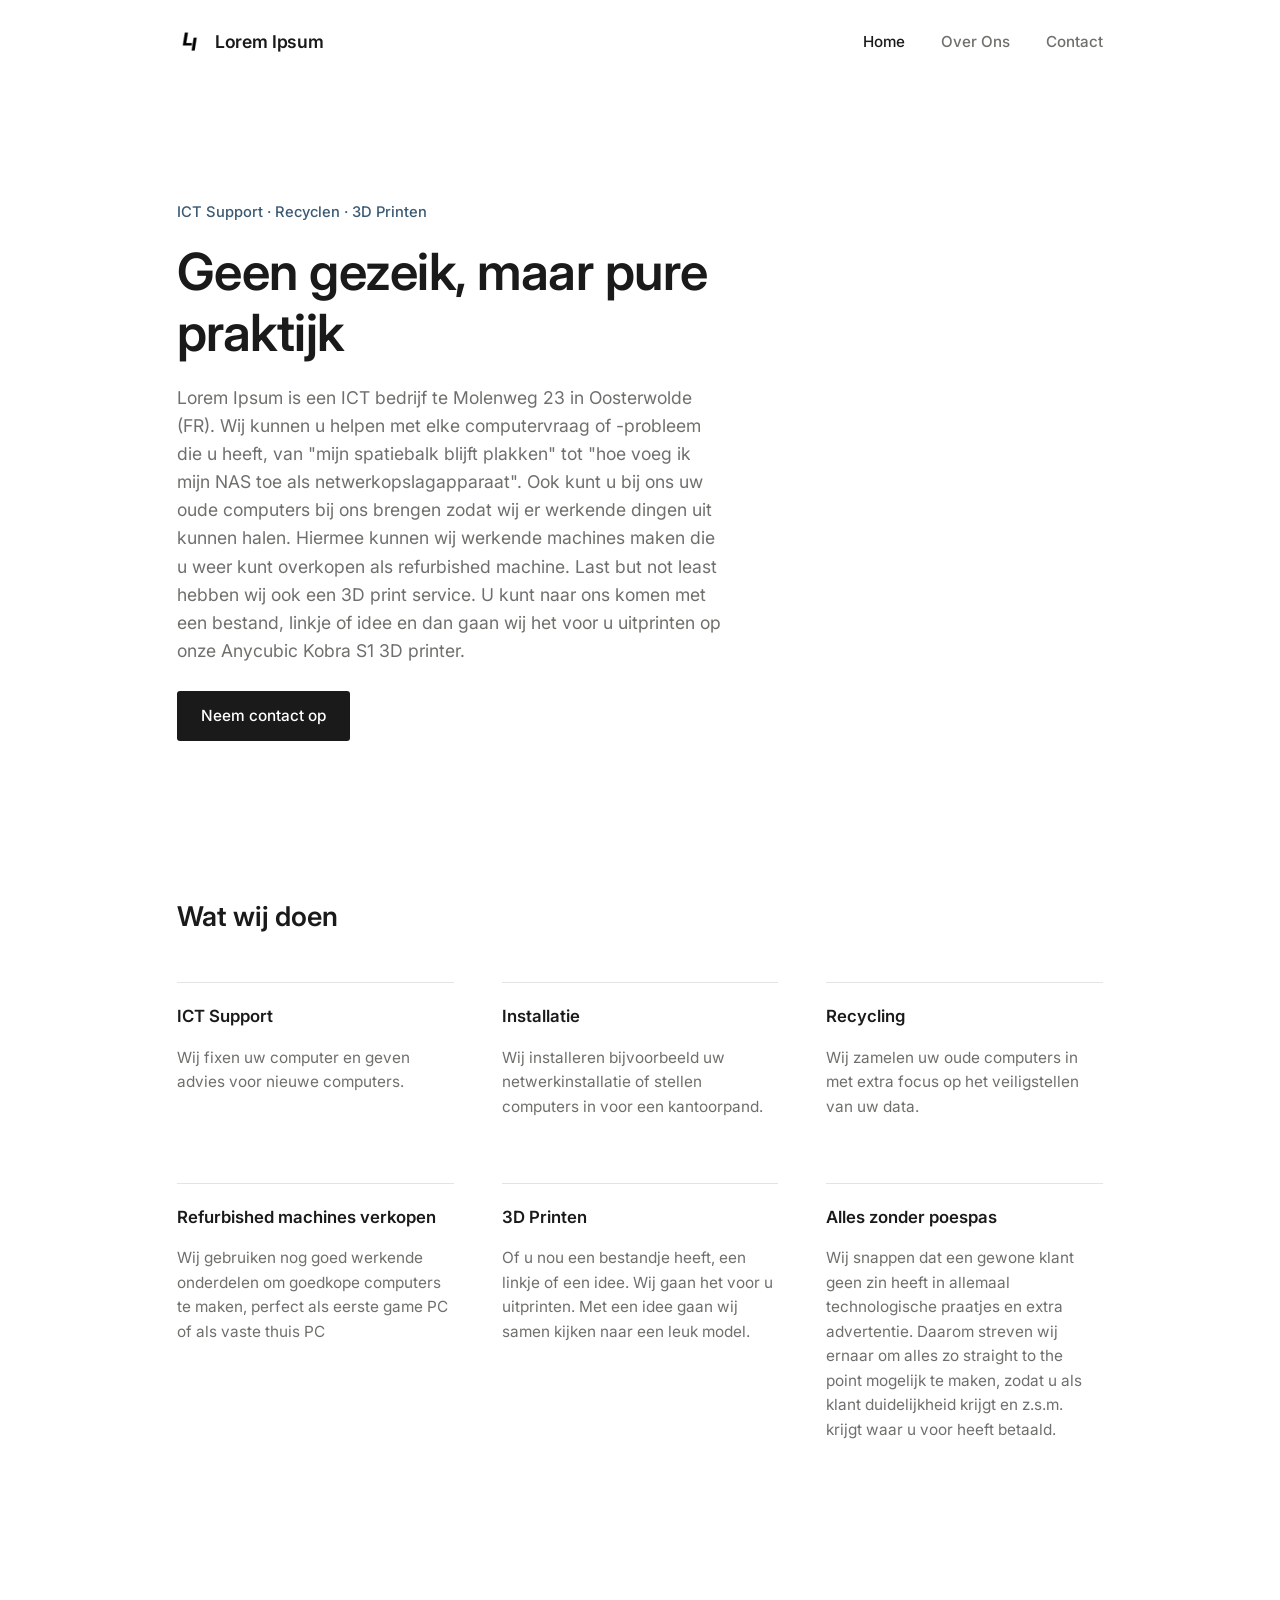
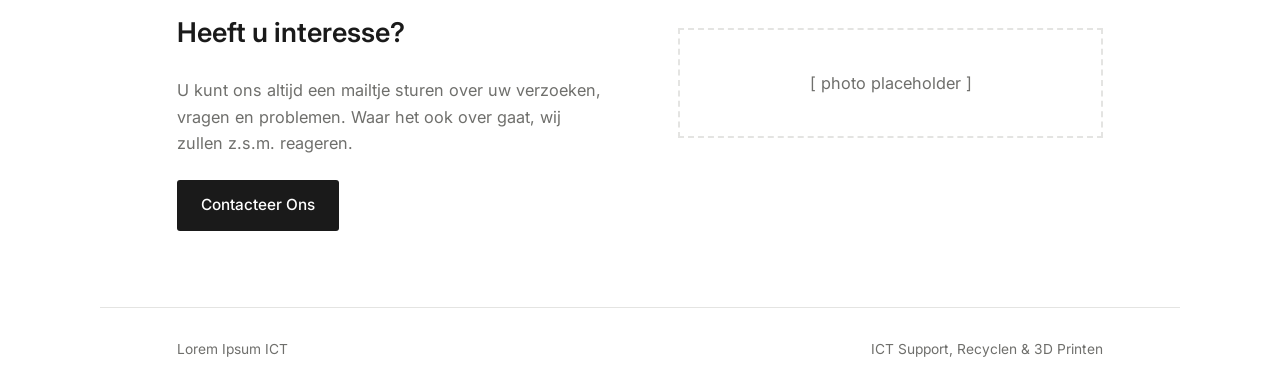
<file: index.html>
<!DOCTYPE html>
<html lang="nl">
<head>
<meta charset="UTF-8">
<meta name="viewport" content="width=device-width, initial-scale=1.0">
<title>Lorem Ipsum — ICT Support, Recyclen & 3D Printen</title>
<link rel="stylesheet" href="style.css">
</head>
<body>

<header class="site-header">
  <a href="index.html" class="brand">
    <img src="assets/LI_logo_(no_text).jpeg" alt="Lorem Ipsum logo" class="brand-mark">
    <span class="brand-name">Lorem Ipsum</span>
  </a>
  <nav>
    <ul>
      <li><a href="index.html" aria-current="page">Home</a></li>
      <li><a href="about.html">Over Ons</a></li>
      <li><a href="contact.html">Contact</a></li>
    </ul>
  </nav>
</header>

<section class="hero">
  <span class="tag">ICT Support · Recyclen · 3D Printen</span>
  <!-- EDIT: main headline -->
  <h1>Geen gezeik, maar pure praktijk</h1>
  <!-- EDIT: intro paragraph -->
  <p>
    Lorem Ipsum is een ICT bedrijf te Molenweg 23 in Oosterwolde (FR). 
    Wij kunnen u helpen met elke computervraag of -probleem die u heeft, van "mijn spatiebalk blijft plakken" tot "hoe voeg ik mijn NAS toe als netwerkopslagapparaat". 
    Ook kunt u bij ons uw oude computers bij ons brengen zodat wij er werkende dingen uit kunnen halen. 
    Hiermee kunnen wij werkende machines maken die u weer kunt overkopen als refurbished machine.
    Last but not least hebben wij ook een 3D print service. U kunt naar ons komen met een bestand, linkje of idee en dan gaan wij het voor u uitprinten op onze Anycubic Kobra S1 3D printer.

  </p>
  <a href="contact.html" class="btn">Neem contact op</a>
</section>

<section>
  <h2 class="section-title">Wat wij doen</h2>
  <div class="services">
    <div class="service">
      <!-- EDIT: service 1 -->
      <h3>ICT Support</h3>
      <p>Wij fixen uw computer en geven advies voor nieuwe computers.</p>
    </div>
    <div class="service">
      <!-- EDIT: service 1 -->
      <h3>Installatie</h3>
      <p>Wij installeren bijvoorbeeld uw netwerkinstallatie of stellen computers in voor een kantoorpand.</p>
    </div>
    <div class="service">
      <!-- EDIT: service 2 -->
      <h3>Recycling</h3>
      <p>Wij zamelen uw oude computers in met extra focus op het veiligstellen van uw data.</p>
    </div>
    <div class="service">
      <!-- EDIT: service 1 -->
      <h3>Refurbished machines verkopen</h3>
      <p>Wij gebruiken nog goed werkende onderdelen om goedkope computers te maken, perfect als eerste game PC of als vaste thuis PC</p>
    </div>
    <div class="service">
      <!-- EDIT: service 3 -->
      <h3>3D Printen</h3>
      <p>Of u nou een bestandje heeft, een linkje of een idee. Wij gaan het voor u uitprinten. Met een idee gaan wij samen kijken naar een leuk model.</p>
    </div>
    <div class="service">
      <!-- EDIT: service 1 -->
      <h3>Alles zonder poespas</h3>
      <p>Wij snappen dat een gewone klant geen zin heeft in allemaal technologische praatjes en extra advertentie. Daarom streven wij ernaar om alles zo straight to the point mogelijk te maken, zodat u als klant duidelijkheid krijgt en z.s.m. krijgt waar u voor heeft betaald.</p>
    </div>
  </div>
</section>

<section>
  <div class="split">
    <div>
      <h2>Heeft u interesse?</h2>
      <!-- EDIT: closing paragraph -->
      <p>U kunt ons altijd een mailtje sturen over uw verzoeken, vragen en problemen. Waar het ook over gaat, wij zullen z.s.m. reageren.</p>
      <a href="contact.html" class="btn">Contacteer Ons</a>
    </div>
    <div>
      <!-- EDIT: replace with a real photo of your workshop/team -->
      <p style="border:2px dashed var(--line); padding:40px; text-align:center;">
        [ photo placeholder ]
      </p>
    </div>
  </div>
</section>

<footer>
  <span>Lorem Ipsum ICT</span>
  <span>ICT Support, Recyclen &amp; 3D Printen</span>
</footer>

</body>
</html>
</file>
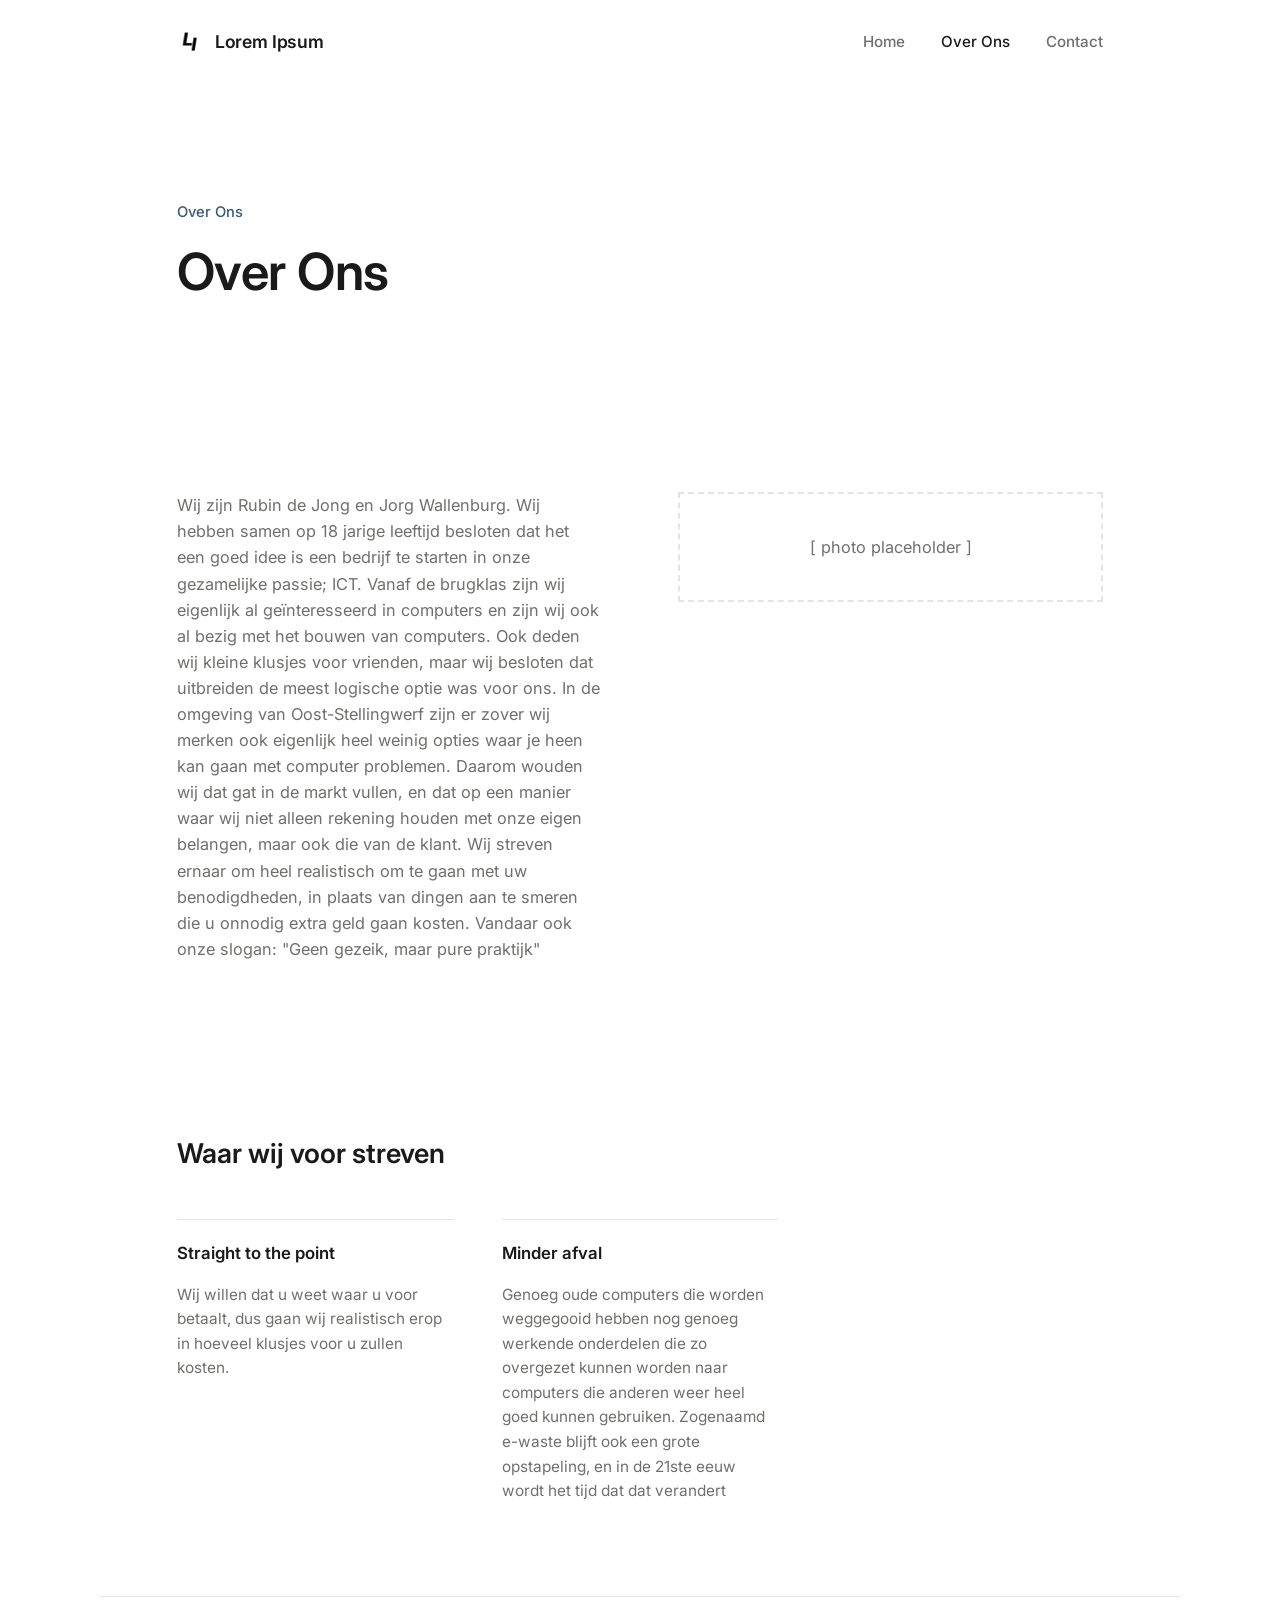
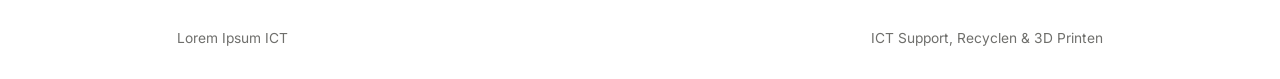
<file: about.html>
<!DOCTYPE html>
<html lang="nl">
<head>
<meta charset="UTF-8">
<meta name="viewport" content="width=device-width, initial-scale=1.0">
<title>Over Ons — Lorem Ipsum</title>
<link rel="stylesheet" href="style.css">
</head>
<body>

<header class="site-header">
  <a href="index.html" class="brand">
    <img src="assets/LI_logo_(no_text).jpeg" alt="Lorem Ipsum logo" class="brand-mark">
    <span class="brand-name">Lorem Ipsum</span>
  </a>
  <nav>
    <ul>
      <li><a href="index.html">Home</a></li>
      <li><a href="about.html" aria-current="page">Over Ons</a></li>
      <li><a href="contact.html">Contact</a></li>
    </ul>
  </nav>
</header>

<section class="hero">
  <span class="tag">Over Ons</span>
  <!-- EDIT: about headline -->
  <h1>Over Ons</h1>
</section>

<section>
  <div class="split">
    <div>
      <!-- EDIT: your company's story — how it started, who runs it -->
      <p>
        Wij zijn Rubin de Jong en Jorg Wallenburg. Wij hebben samen op 18 jarige leeftijd besloten dat het een goed idee is een bedrijf te starten in onze gezamelijke passie; ICT.
        Vanaf de brugklas zijn wij eigenlijk al geïnteresseerd in computers en zijn wij ook al bezig met het bouwen van computers.
        Ook deden wij kleine klusjes voor vrienden, maar wij besloten dat uitbreiden de meest logische optie was voor ons.
        In de omgeving van Oost-Stellingwerf zijn er zover wij merken ook eigenlijk heel weinig opties waar je heen kan gaan met computer problemen. 
        Daarom wouden wij dat gat in de markt vullen, en dat op een manier waar wij niet alleen rekening houden met onze eigen belangen, maar ook die van de klant.
        Wij streven ernaar om heel realistisch om te gaan met uw benodigdheden, in plaats van dingen aan te smeren die u onnodig extra geld gaan kosten.
        Vandaar ook onze slogan: "Geen gezeik, maar pure praktijk"
      </p>
    </div>
    <div>
      <!-- EDIT: replace with a real team/workshop photo -->
      <p style="border:2px dashed var(--line); padding:40px; text-align:center;">
        [ photo placeholder ]
      </p>
    </div>
  </div>
</section>

<section>
  <h2 class="section-title">Waar wij voor streven</h2>
  <div class="services">
    <div class="service">
      <!-- EDIT: value 1 -->
      <h3>Straight to the point</h3>
      <p>Wij willen dat u weet waar u voor betaalt, dus gaan wij realistisch erop in hoeveel klusjes voor u zullen kosten.</p>
    </div>
    <div class="service">
      <!-- EDIT: value 2 -->
      <h3>Minder afval</h3>
      <p>
        Genoeg oude computers die worden weggegooid hebben nog genoeg werkende onderdelen die zo overgezet kunnen worden naar computers die anderen weer heel goed kunnen gebruiken.
        Zogenaamd e-waste blijft ook een grote opstapeling, en in de 21ste eeuw wordt het tijd dat dat verandert
      </p>
    </div>
  </div>
</section>

<footer>
  <span>Lorem Ipsum ICT</span>
  <span>ICT Support, Recyclen &amp; 3D Printen</span>
</footer>

</body>
</html>
</file>
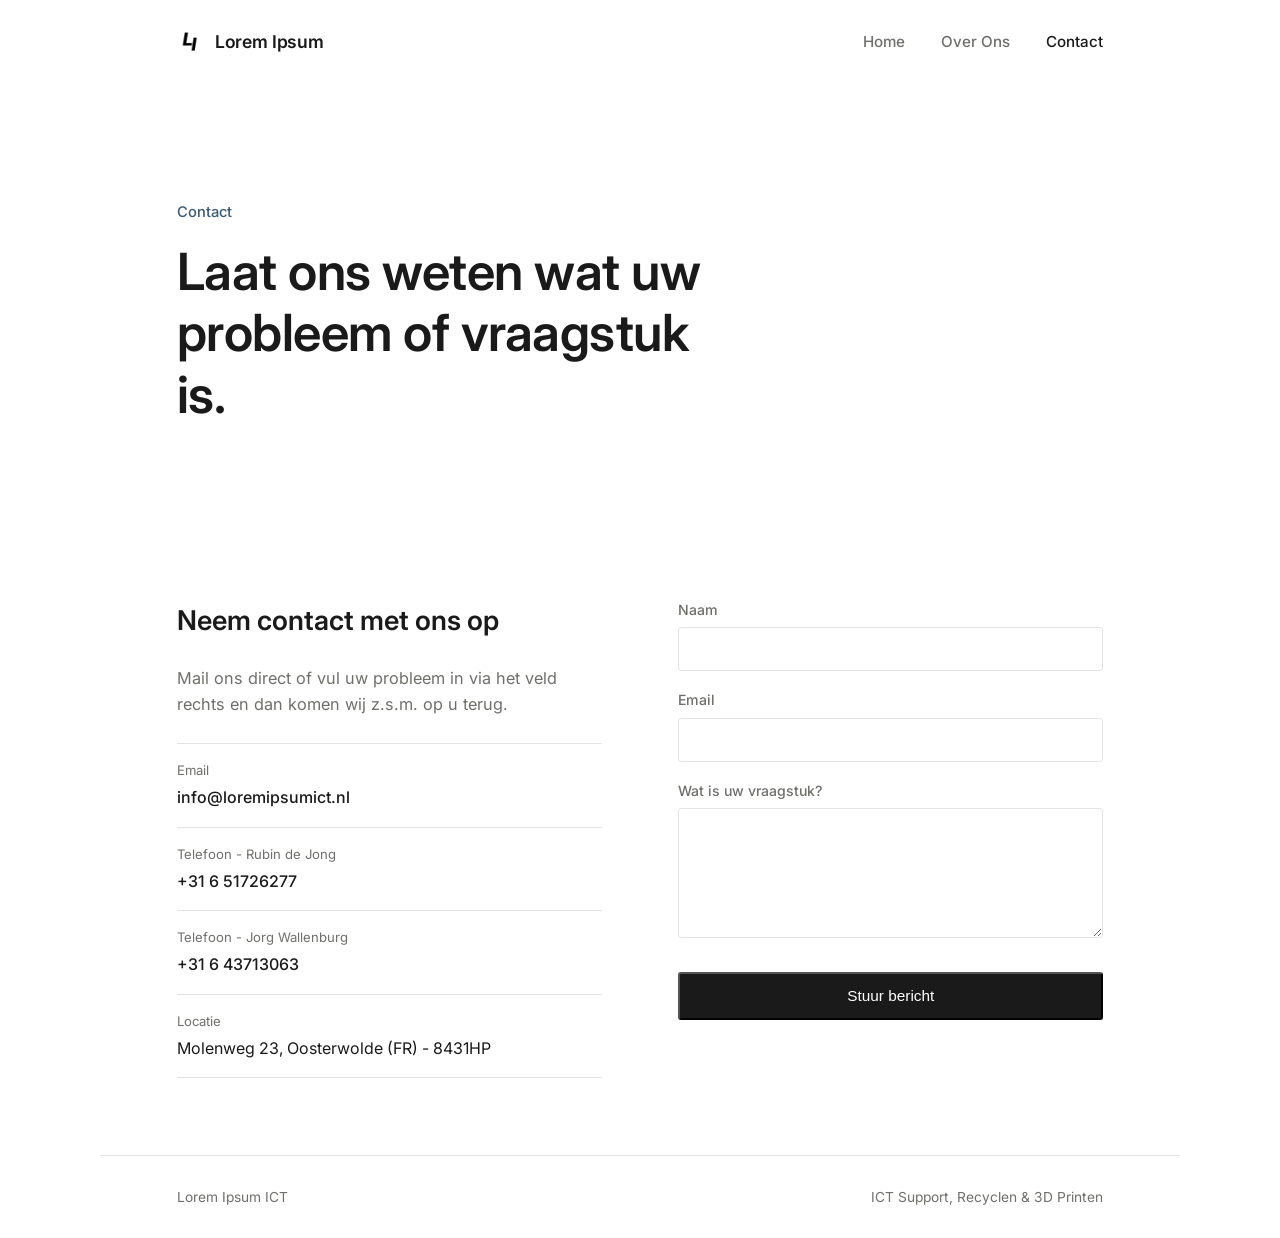
<file: contact.html>
<!DOCTYPE html>
<html lang="nl">
<head>
<meta charset="UTF-8">
<meta name="viewport" content="width=device-width, initial-scale=1.0">
<title>Contact — Lorem Ipsum</title>
<link rel="stylesheet" href="style.css">
</head>
<body>

<header class="site-header">
  <a href="index.html" class="brand">
    <img src="assets/LI_logo_(no_text).jpeg" alt="Lorem Ipsum logo" class="brand-mark">
    <span class="brand-name">Lorem Ipsum</span>
  </a>
  <nav>
    <ul>
      <li><a href="index.html">Home</a></li>
      <li><a href="about.html">Over Ons</a></li>
      <li><a href="contact.html" aria-current="page">Contact</a></li>
    </ul>
  </nav>
</header>

<section class="hero">
  <span class="tag">Contact</span>
  <!-- EDIT: contact headline -->
  <h1>Laat ons weten wat uw probleem of vraagstuk is.</h1>
</section>

<section>
  <div class="split">
    <div>
      <h2>Neem contact met ons op</h2>
      <p>Mail ons direct of vul uw probleem in via het veld rechts en dan komen wij z.s.m. op u terug.</p>
      <ul class="contact-info">
        <li>
          <span class="label">Email</span>
          <a href="mailto:info@lorumipsumict.nl">info@loremipsumict.nl</a>
        </li>
        <li>
          <span class="label">Telefoon - Rubin de Jong</span>
          <a href="tel:+31651726277">+31 6 51726277</a>
        </li>
        <li>
          <span class="label">Telefoon - Jorg Wallenburg</span>
          <a href="tel:+31643713063">+31 6 43713063</a>
        </li>
        <li>
          <span class="label">Locatie</span>
          <!-- EDIT: your real address or service area -->
          <span>Molenweg 23, Oosterwolde (FR) - 8431HP</span>
        </li>
      </ul>
    </div>

    <div>
      <!--
        EDIT: This form needs a backend to actually send you the
        submissions, since this is a static site. Easiest free option:
        sign up at formspree.io, get your form ID, and replace
        YOUR_FORM_ID below. Until then this form won't send anywhere.
      -->
      <form action="https://formspree.io/f/YOUR_FORM_ID" method="POST">
        <div>
          <label for="name">Naam</label>
          <input type="text" id="name" name="name" required>
        </div>
        <div>
          <label for="email">Email</label>
          <input type="email" id="email" name="email" required>
        </div>
        <div>
          <label for="message">Wat is uw vraagstuk?</label>
          <textarea id="message" name="message" required></textarea>
        </div>
        <button type="submit" class="btn">Stuur bericht</button>
      </form>
    </div>
  </div>
</section>

<footer>
  <span>Lorem Ipsum ICT</span>
  <span>ICT Support, Recyclen &amp; 3D Printen</span>
</footer>

</body>
</html>
</file>
<file: style.css>
/* ===================================================
   Lorem Ipsum — shared stylesheet
   Clean, minimal, quiet professional style
   =================================================== */

@import url('https://fonts.googleapis.com/css2?family=Inter:wght@400;500;600&display=swap');

:root {
  --ink: #1a1a1a;
  --paper: #ffffff;
  --tint: #f7f7f6;
  --accent: #3b5a73;
  --grey: #6f6f6c;
  --line: #e4e4e2;
  --max: 1080px;
}

* { box-sizing: border-box; }

html { scroll-behavior: smooth; }

body {
  margin: 0;
  font-family: 'Inter', Arial, sans-serif;
  color: var(--ink);
  background: var(--paper);
  line-height: 1.6;
  font-weight: 400;
}

img { max-width: 100%; display: block; }

a { color: inherit; }

p {
  max-width: 62ch;
  color: var(--grey);
  font-size: 1.02rem;
}

/* ---------- header ---------- */

.site-header {
  display: flex;
  align-items: center;
  justify-content: space-between;
  padding: 28px 6vw;
  max-width: var(--max);
  margin: 0 auto;
}

.brand {
  display: flex;
  align-items: center;
  gap: 12px;
  text-decoration: none;
}

.brand-name {
  font-weight: 600;
  font-size: 1.1rem;
  letter-spacing: -0.01em;
}

.brand-mark { width: 26px; height: 26px; }

nav ul {
  list-style: none;
  display: flex;
  gap: 36px;
  margin: 0;
  padding: 0;
}

nav a {
  text-decoration: none;
  font-weight: 500;
  font-size: 0.95rem;
  color: var(--grey);
  padding-bottom: 4px;
}

nav a:hover,
nav a[aria-current="page"] {
  color: var(--ink);
}

/* ---------- hero ---------- */

.hero {
  padding: 9vw 6vw 6vw;
  max-width: var(--max);
  margin: 0 auto;
}

.hero h1 {
  font-size: clamp(2.1rem, 4.6vw, 3.2rem);
  font-weight: 600;
  line-height: 1.2;
  max-width: 17ch;
  margin: 0 0 20px;
  letter-spacing: -0.01em;
}

.hero p {
  color: var(--grey);
  font-size: 1.1rem;
  max-width: 50ch;
}

.hero .tag {
  display: inline-block;
  color: var(--accent);
  font-weight: 500;
  font-size: 0.92rem;
  margin-bottom: 16px;
}

/* ---------- buttons ---------- */

.btn {
  display: inline-block;
  padding: 13px 24px;
  background: var(--ink);
  color: var(--paper);
  font-weight: 500;
  font-size: 0.96rem;
  text-decoration: none;
  margin-top: 8px;
  border-radius: 3px;
}

.btn:hover { background: var(--accent); }

.btn-outline {
  background: transparent;
  color: var(--ink);
  border: 1px solid var(--line);
}

.btn-outline:hover {
  border-color: var(--ink);
  background: transparent;
}

/* ---------- sections ---------- */

section {
  padding: 6vw 6vw;
  max-width: var(--max);
  margin: 0 auto;
}

.section-title {
  font-size: clamp(1.4rem, 2.4vw, 1.7rem);
  font-weight: 600;
  margin: 0 0 44px;
  max-width: 24ch;
}

/* ---------- services grid ---------- */

.services {
  display: grid;
  grid-template-columns: repeat(3, 1fr);
  gap: 48px;
}

.service {
  padding-top: 20px;
  border-top: 1px solid var(--line);
}

.service h3 {
  font-weight: 600;
  font-size: 1.05rem;
  margin: 0 0 10px;
}

.service p { font-size: 0.96rem; }

/* ---------- two-column blocks (about/contact) ---------- */

.split {
  display: grid;
  grid-template-columns: 1fr 1fr;
  gap: 6vw;
  align-items: start;
}

.split h2 {
  font-size: clamp(1.4rem, 2.4vw, 1.7rem);
  font-weight: 600;
  margin-top: 0;
}

/* ---------- stats strip ---------- */

.stats {
  display: flex;
  gap: 6vw;
  padding: 40px 6vw;
  max-width: var(--max);
  margin: 0 auto;
  border-top: 1px solid var(--line);
  border-bottom: 1px solid var(--line);
  flex-wrap: wrap;
}

.stat .num {
  font-size: 1.8rem;
  font-weight: 600;
  display: block;
}

.stat .label { color: var(--grey); font-size: 0.88rem; }

/* ---------- contact ---------- */

.contact-info {
  list-style: none;
  padding: 0;
  margin: 26px 0 0;
}

.contact-info li {
  padding: 16px 0;
  border-top: 1px solid var(--line);
}

.contact-info li:last-child { border-bottom: 1px solid var(--line); }

.contact-info .label {
  display: block;
  font-size: 0.82rem;
  color: var(--grey);
  margin-bottom: 4px;
}

.contact-info a { text-decoration: none; font-weight: 500; }

form { display: grid; gap: 18px; }

label {
  font-size: 0.88rem;
  font-weight: 500;
  display: block;
  margin-bottom: 6px;
  color: var(--grey);
}

input, textarea {
  width: 100%;
  padding: 11px 13px;
  border: 1px solid var(--line);
  border-radius: 3px;
  font-family: inherit;
  font-size: 1rem;
  background: var(--paper);
}

input:focus, textarea:focus {
  outline: none;
  border-color: var(--accent);
}

textarea { resize: vertical; min-height: 130px; }

/* ---------- footer ---------- */

footer {
  border-top: 1px solid var(--line);
  padding: 30px 6vw;
  max-width: var(--max);
  margin: 0 auto;
  display: flex;
  justify-content: space-between;
  flex-wrap: wrap;
  gap: 16px;
  font-size: 0.86rem;
  color: var(--grey);
}

/* ---------- responsive ---------- */

@media (max-width: 780px) {
  .site-header { flex-direction: column; gap: 18px; align-items: flex-start; }
  nav ul { gap: 20px; flex-wrap: wrap; }
  .services { grid-template-columns: 1fr; gap: 32px; }
  .split { grid-template-columns: 1fr; }
}

@media (prefers-reduced-motion: reduce) {
  html { scroll-behavior: auto; }
}
</file>
